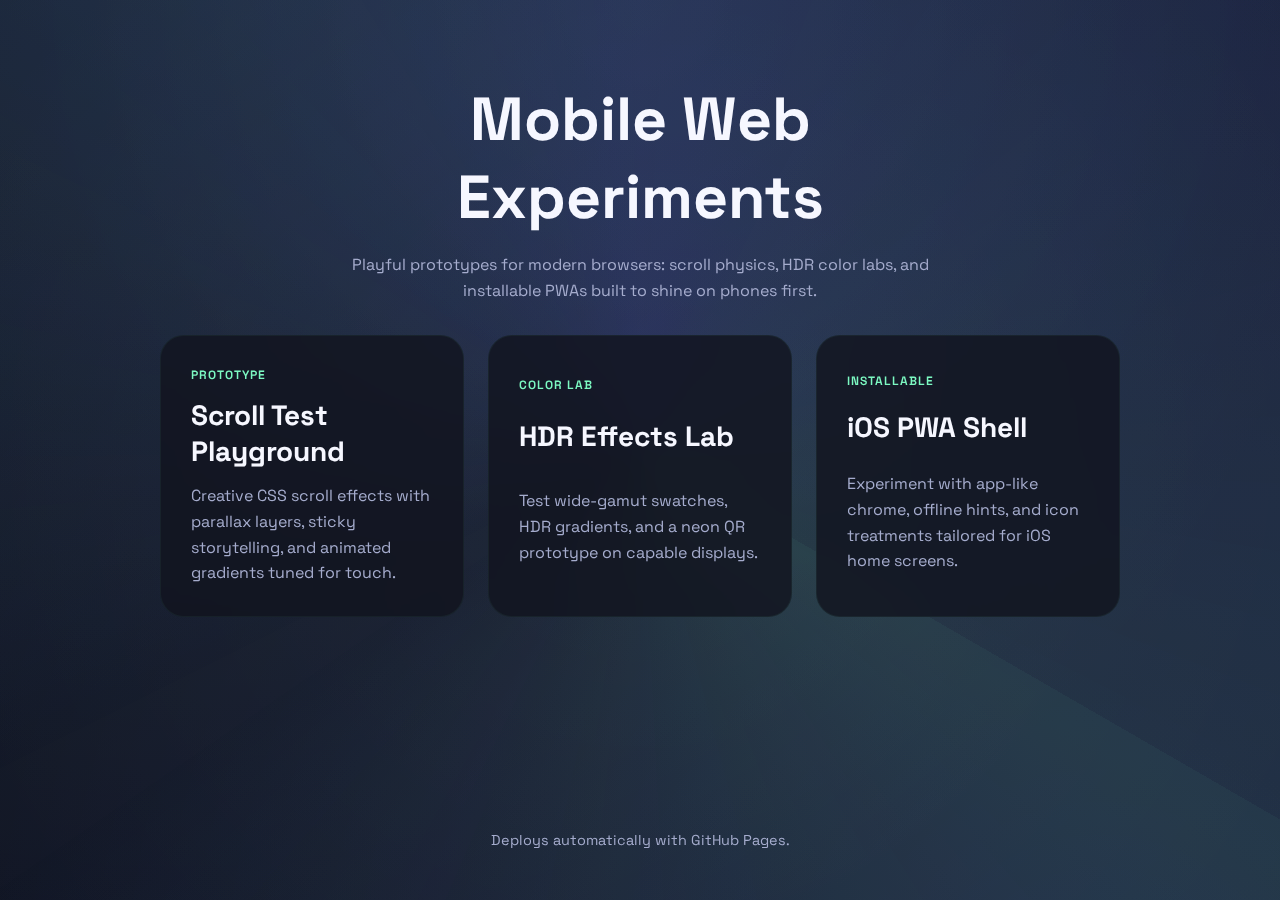
<file: index.html>
<!DOCTYPE html>
<html lang="en">
<head>
  <meta charset="utf-8">
  <meta name="viewport" content="width=device-width, initial-scale=1">
  <title>hybv.github.io Experiments</title>
  <link rel="preconnect" href="https://fonts.googleapis.com">
  <link rel="preconnect" href="https://fonts.gstatic.com" crossorigin>
  <link href="https://fonts.googleapis.com/css2?family=Space+Grotesk:wght@400;600;700&display=swap" rel="stylesheet">
  <style>
    :root {
      color-scheme: dark light;
      --bg: #05060b;
      --bg-alt: #101321;
      --card: rgba(17, 20, 31, 0.82);
      --text: #f6f7ff;
      --muted: #a5accd;
      --accent: #7cf9c2;
    }

    *, *::before, *::after {
      box-sizing: border-box;
    }

    body {
      margin: 0;
      min-height: 100vh;
      font-family: "Space Grotesk", system-ui, -apple-system, BlinkMacSystemFont, "Segoe UI", sans-serif;
      color: var(--text);
      display: flex;
      flex-direction: column;
      align-items: center;
      padding: clamp(3.5rem, 8vw, 5rem) 1.5rem 3rem;
      gap: 2rem;
      background: radial-gradient(circle at top, rgba(124, 249, 194, 0.18), transparent 55%) var(--bg);
      overflow-x: hidden;
      position: relative;
      isolation: isolate;
    }

    body::before,
    body::after {
      content: "";
      position: fixed;
      inset: -40vmax;
      z-index: -2;
      background: conic-gradient(from 120deg, rgba(124, 249, 194, 0.16), rgba(124, 249, 194, 0), rgba(92, 95, 255, 0.2), rgba(124, 249, 194, 0.12));
      animation: drift 18s ease-in-out infinite;
      opacity: 0.9;
      transform: translate3d(0, 0, 0);
    }

    body::after {
      z-index: -3;
      background: radial-gradient(circle, rgba(255, 255, 255, 0.05), transparent 60%),
        radial-gradient(circle at 30% 20%, rgba(124, 249, 194, 0.15), transparent 55%),
        radial-gradient(circle at 70% 80%, rgba(92, 95, 255, 0.2), transparent 65%),
        var(--bg-alt);
      animation: pulse 26s ease-in-out infinite;
      opacity: 0.75;
    }

    @keyframes drift {
      0% {
        transform: rotate(0deg) scale(1.05);
      }
      50% {
        transform: rotate(6deg) scale(1.08);
      }
      100% {
        transform: rotate(-4deg) scale(1.04);
      }
    }

    @keyframes pulse {
      0%, 100% {
        transform: scale(1);
        opacity: 0.7;
      }
      40% {
        transform: scale(1.05) translate3d(0, -1.5%, 0);
        opacity: 0.85;
      }
      70% {
        transform: scale(0.98) translate3d(0, 1%, 0);
        opacity: 0.65;
      }
    }

    header {
      text-align: center;
      max-width: 640px;
      display: grid;
      gap: 1rem;
    }

    h1 {
      margin: 0;
      font-size: clamp(2.5rem, 8vw, 3.8rem);
    }

    p {
      margin: 0;
      line-height: 1.6;
      color: var(--muted);
    }

    .grid {
      display: grid;
      gap: 1.5rem;
      width: min(960px, 100%);
      grid-template-columns: repeat(auto-fit, minmax(220px, 1fr));
    }

    .card {
      padding: clamp(1.4rem, 3vw, 1.9rem);
      border-radius: 24px;
      background: var(--card);
      backdrop-filter: blur(16px);
      border: 1px solid rgba(124, 249, 194, 0.05);
      display: grid;
      gap: 0.9rem;
      text-decoration: none;
      color: inherit;
      transition: transform 0.25s ease, box-shadow 0.25s ease, border-color 0.25s ease;
    }

    .card:hover,
    .card:focus-visible {
      transform: translateY(-6px);
      border-color: rgba(124, 249, 194, 0.3);
      box-shadow: 0 30px 60px rgba(0, 0, 0, 0.45);
    }

    .card span {
      display: inline-flex;
      align-items: center;
      gap: 0.5rem;
      font-weight: 600;
      color: var(--accent);
      letter-spacing: 0.08em;
      text-transform: uppercase;
      font-size: 0.75rem;
    }

    .card h2 {
      margin: 0;
      font-size: clamp(1.35rem, 3vw, 1.75rem);
    }

    footer {
      margin-top: auto;
      color: var(--muted);
      font-size: 0.9rem;
      text-align: center;
    }

    @media (prefers-reduced-motion: reduce) {
      body::before,
      body::after {
        animation: none;
      }

      .card {
        transition: none;
      }
    }
  </style>
</head>
<body>
  <header>
    <h1>Mobile Web Experiments</h1>
    <p>Playful prototypes for modern browsers: scroll physics, HDR color labs, and installable PWAs built to shine on phones first.</p>
  </header>
  <main class="grid" aria-label="Featured experiments">
    <a class="card" href="scrolltest/">
      <span>Prototype</span>
      <h2>Scroll Test Playground</h2>
      <p>Creative CSS scroll effects with parallax layers, sticky storytelling, and animated gradients tuned for touch.</p>
    </a>
    <a class="card" href="hdr-lab/">
      <span>Color Lab</span>
      <h2>HDR Effects Lab</h2>
      <p>Test wide-gamut swatches, HDR gradients, and a neon QR prototype on capable displays.</p>
    </a>
    <a class="card" href="ios-pwa/">
      <span>Installable</span>
      <h2>iOS PWA Shell</h2>
      <p>Experiment with app-like chrome, offline hints, and icon treatments tailored for iOS home screens.</p>
    </a>
  </main>
  <footer>
    <p>Deploys automatically with GitHub Pages.</p>
  </footer>
</body>
</html>
</file>
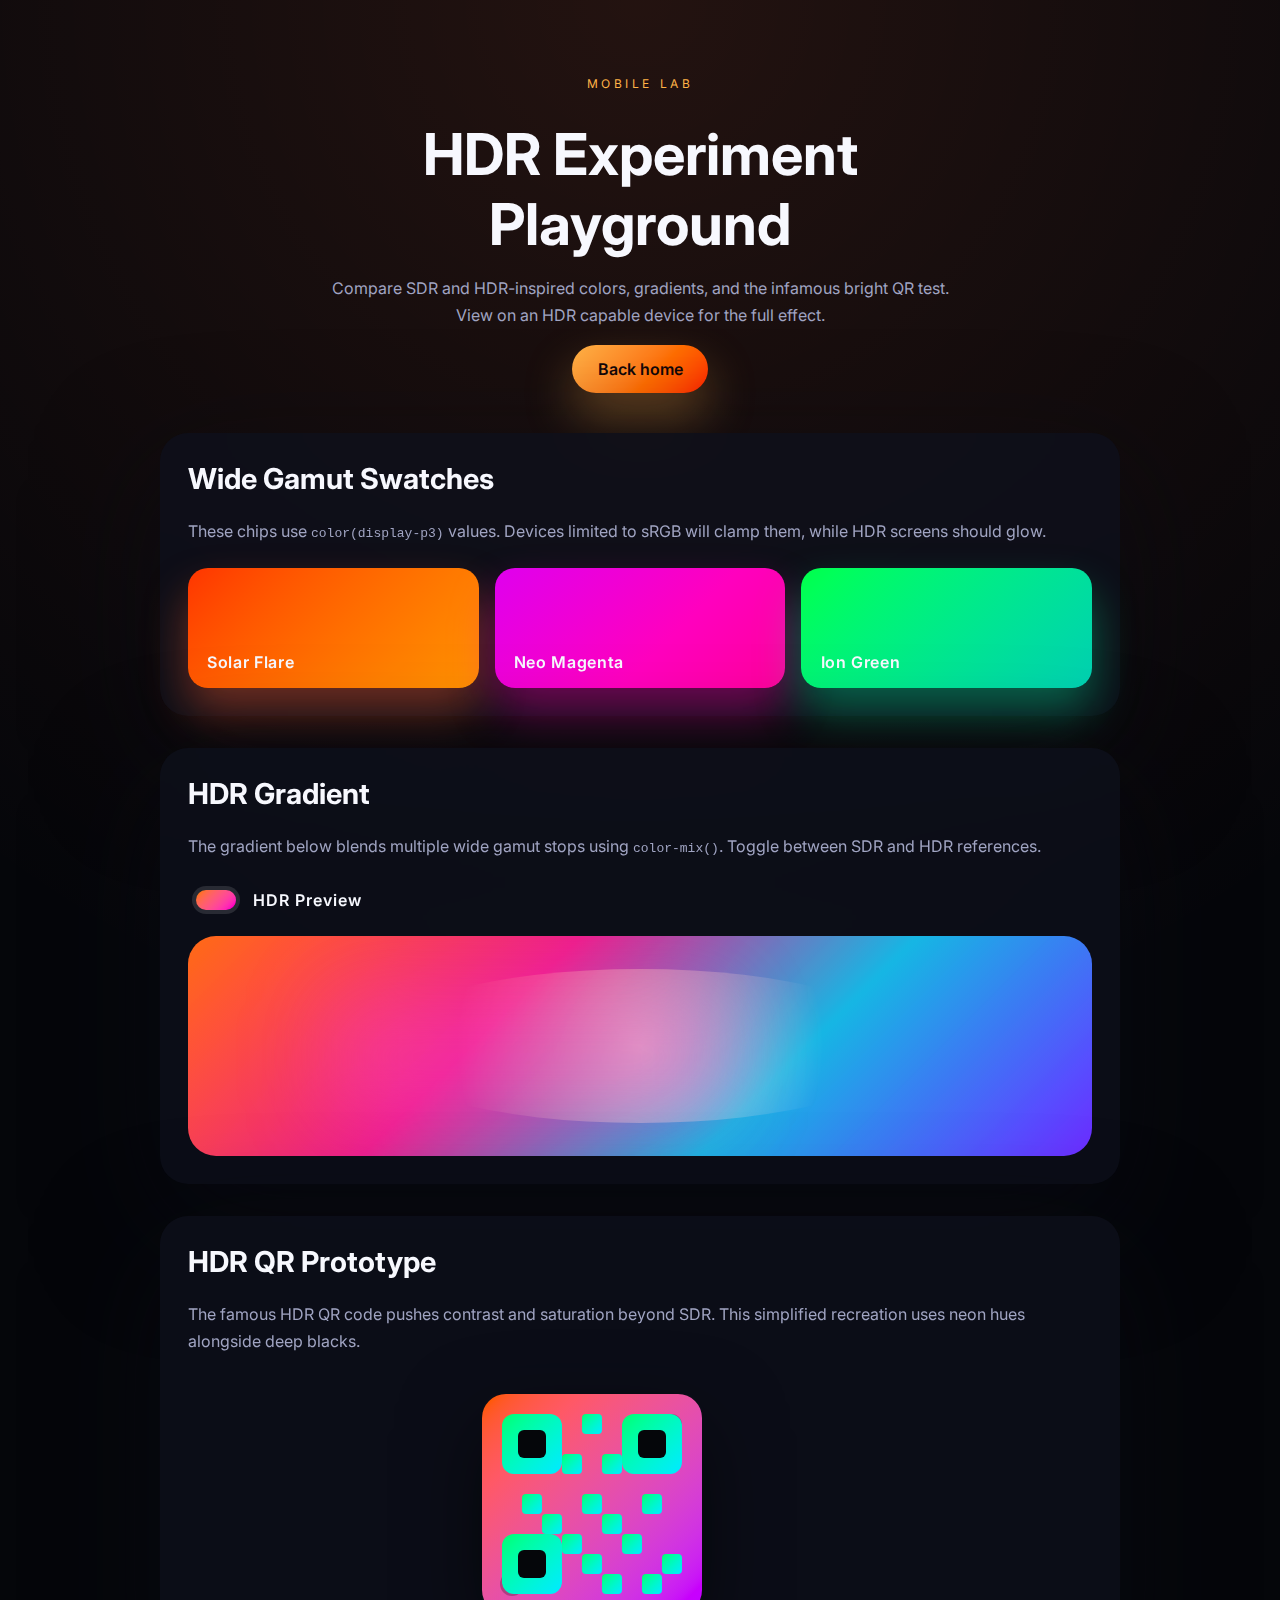
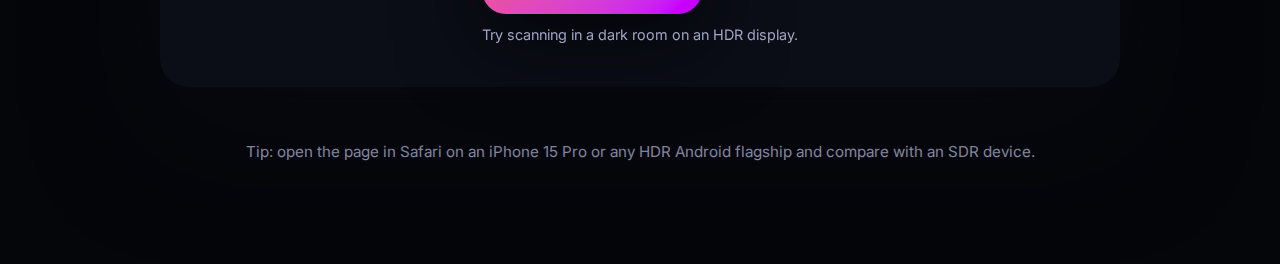
<file: hdr-lab/index.html>
<!DOCTYPE html>
<html lang="en">
<head>
  <meta charset="utf-8">
  <meta name="viewport" content="width=device-width, initial-scale=1">
  <title>HDR Effects Lab</title>
  <meta name="theme-color" content="#05060a">
  <link rel="stylesheet" href="styles.css">
</head>
<body>
  <header class="hero">
    <p class="tag">Mobile Lab</p>
    <h1>HDR Experiment Playground</h1>
    <p class="lede">Compare SDR and HDR-inspired colors, gradients, and the infamous bright QR test. View on an HDR capable device for the full effect.</p>
    <a class="cta" href="../index.html">Back home</a>
  </header>
  <main>
    <section class="card">
      <h2>Wide Gamut Swatches</h2>
      <p>These chips use <code>color(display-p3)</code> values. Devices limited to sRGB will clamp them, while HDR screens should glow.</p>
      <div class="swatches">
        <div class="swatch" data-label="Solar Flare"></div>
        <div class="swatch" data-label="Neo Magenta"></div>
        <div class="swatch" data-label="Ion Green"></div>
      </div>
    </section>
    <section class="card">
      <h2>HDR Gradient</h2>
      <p>The gradient below blends multiple wide gamut stops using <code>color-mix()</code>. Toggle between SDR and HDR references.</p>
      <div class="gradient-panel">
        <label class="toggle">
          <input type="checkbox" id="mode-toggle" aria-label="Toggle HDR preview">
          <span>HDR Preview</span>
        </label>
        <div class="gradient gradient--sdr" aria-hidden="true"></div>
      </div>
    </section>
    <section class="card">
      <h2>HDR QR Prototype</h2>
      <p>The famous HDR QR code pushes contrast and saturation beyond SDR. This simplified recreation uses neon hues alongside deep blacks.</p>
      <figure class="qr">
        <img src="qr.svg" width="220" height="220" alt="Experimental HDR QR code">
        <figcaption>Try scanning in a dark room on an HDR display.</figcaption>
      </figure>
    </section>
  </main>
  <footer>
    <p>Tip: open the page in Safari on an iPhone 15 Pro or any HDR Android flagship and compare with an SDR device.</p>
  </footer>
  <script src="script.js" defer></script>
</body>
</html>
</file>
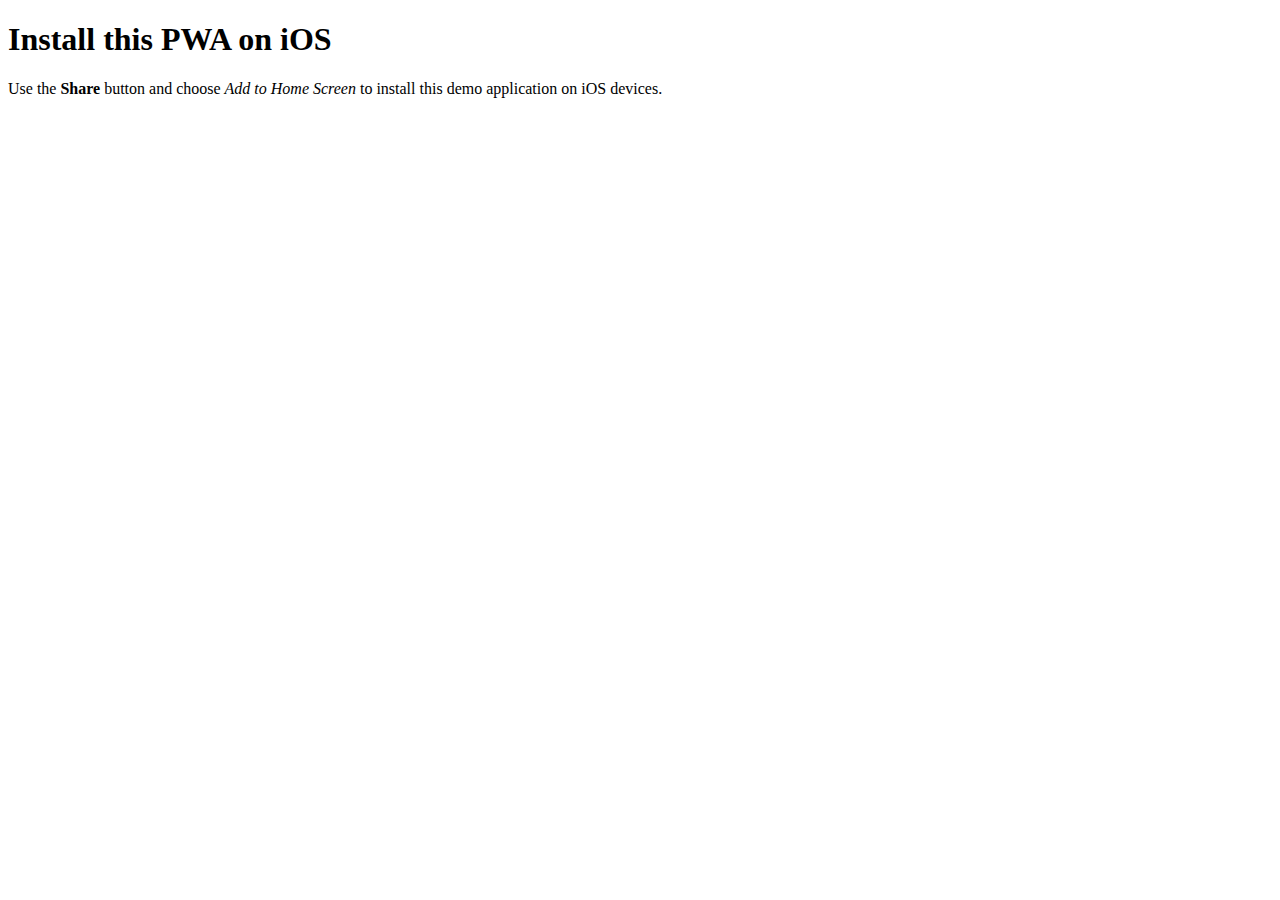
<file: ios-pwa/index.html>
<!DOCTYPE html>
<html lang="en">
  <head>
    <meta charset="utf-8" />
    <meta name="viewport" content="width=device-width,initial-scale=1" />
    <title>iOS PWA Demo</title>
    <meta name="description" content="Progressive Web App demo for iOS." />
    <meta name="theme-color" content="#0d47a1" />
    <link rel="manifest" href="./manifest.webmanifest" />
  </head>
  <body>
    <main>
      <h1>Install this PWA on iOS</h1>
      <p>
        Use the <strong>Share</strong> button and choose <em>Add to Home Screen</em>
        to install this demo application on iOS devices.
      </p>
    </main>
    <script type="module" src="./pwa.js"></script>
  </body>
</html>
</file>
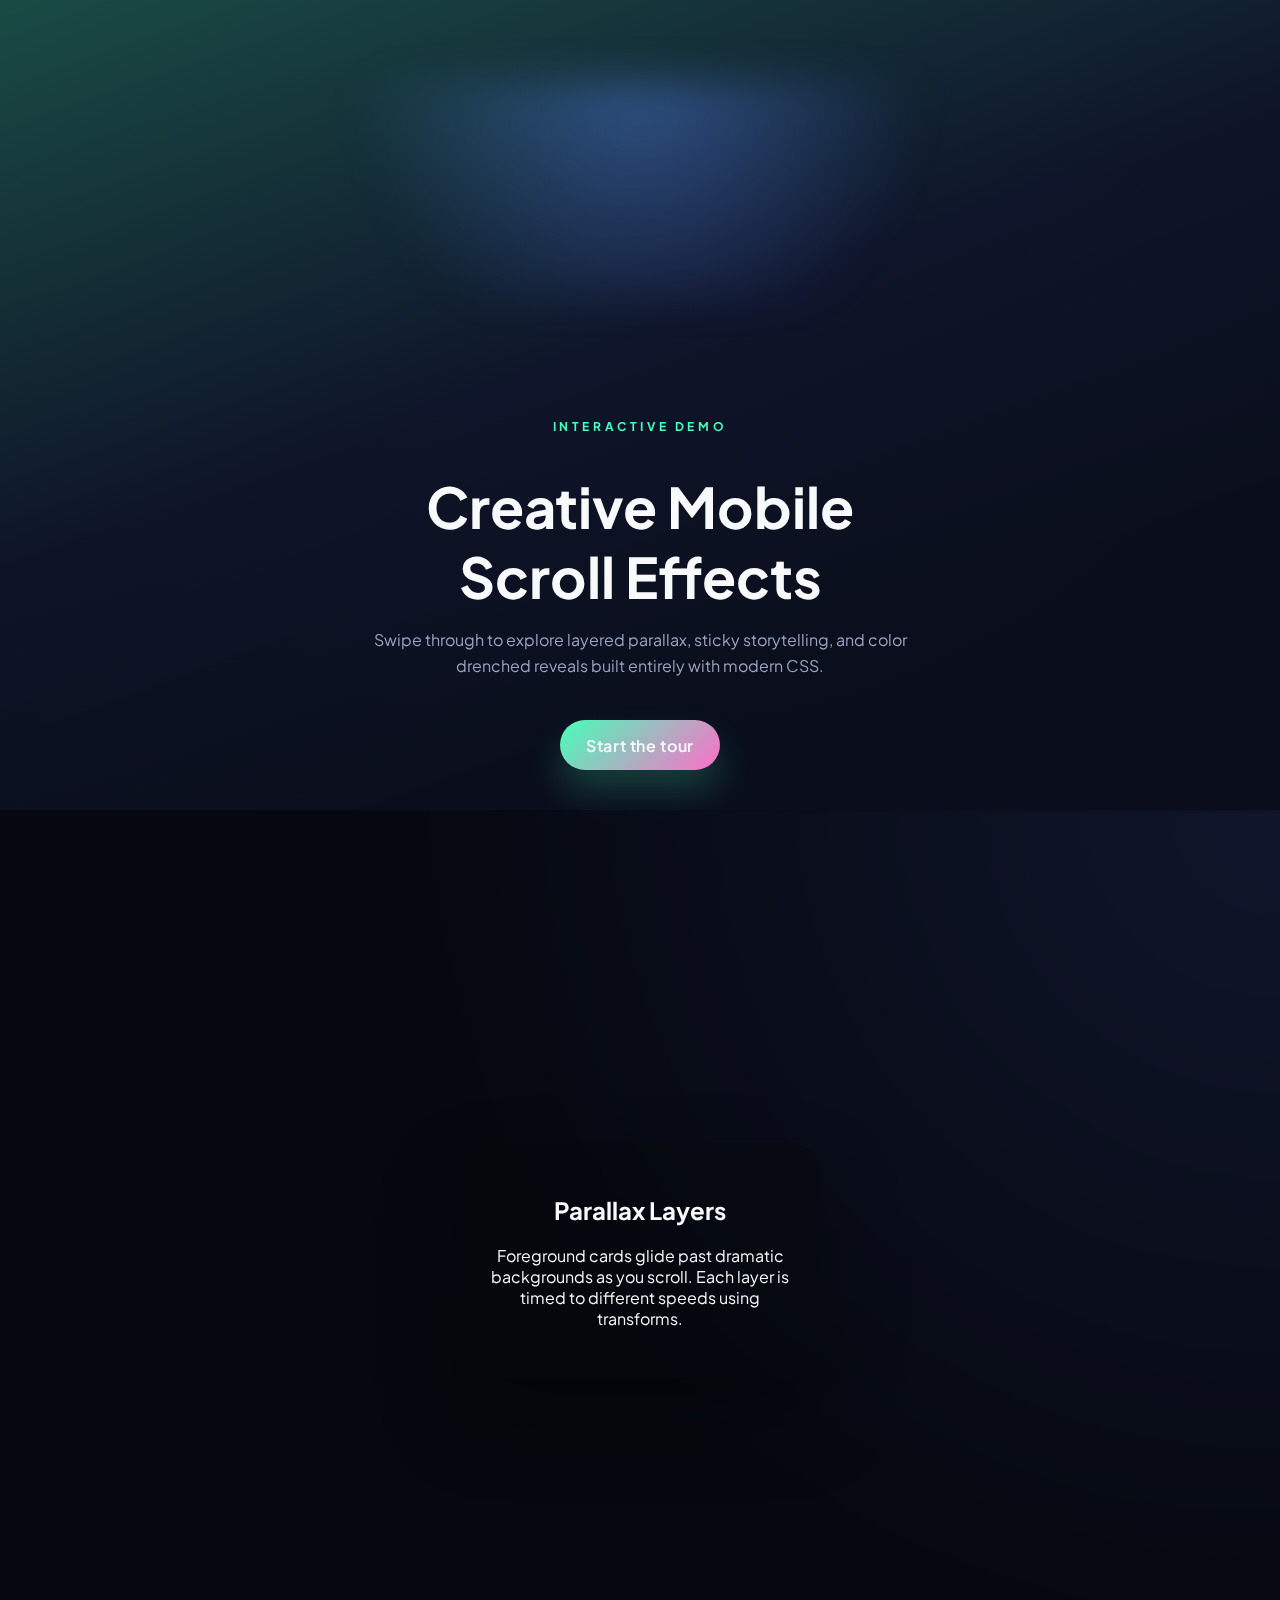
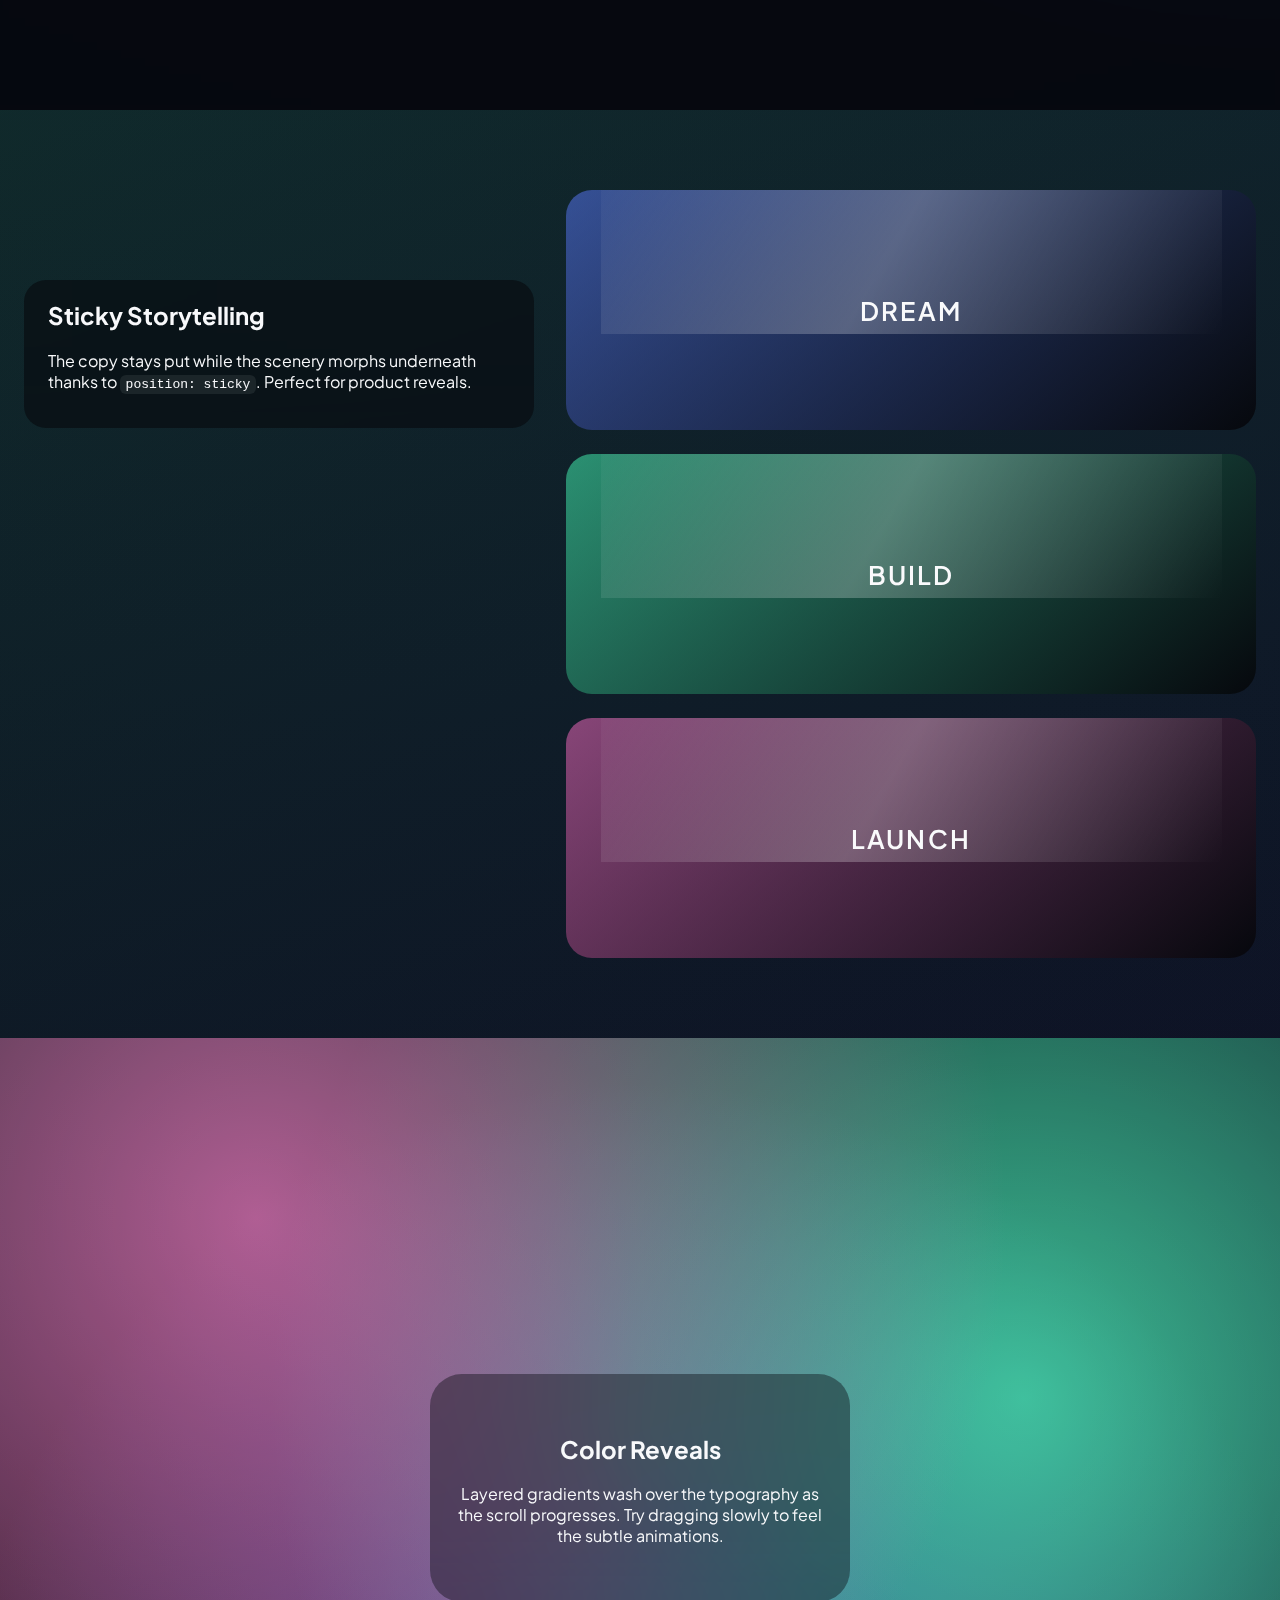
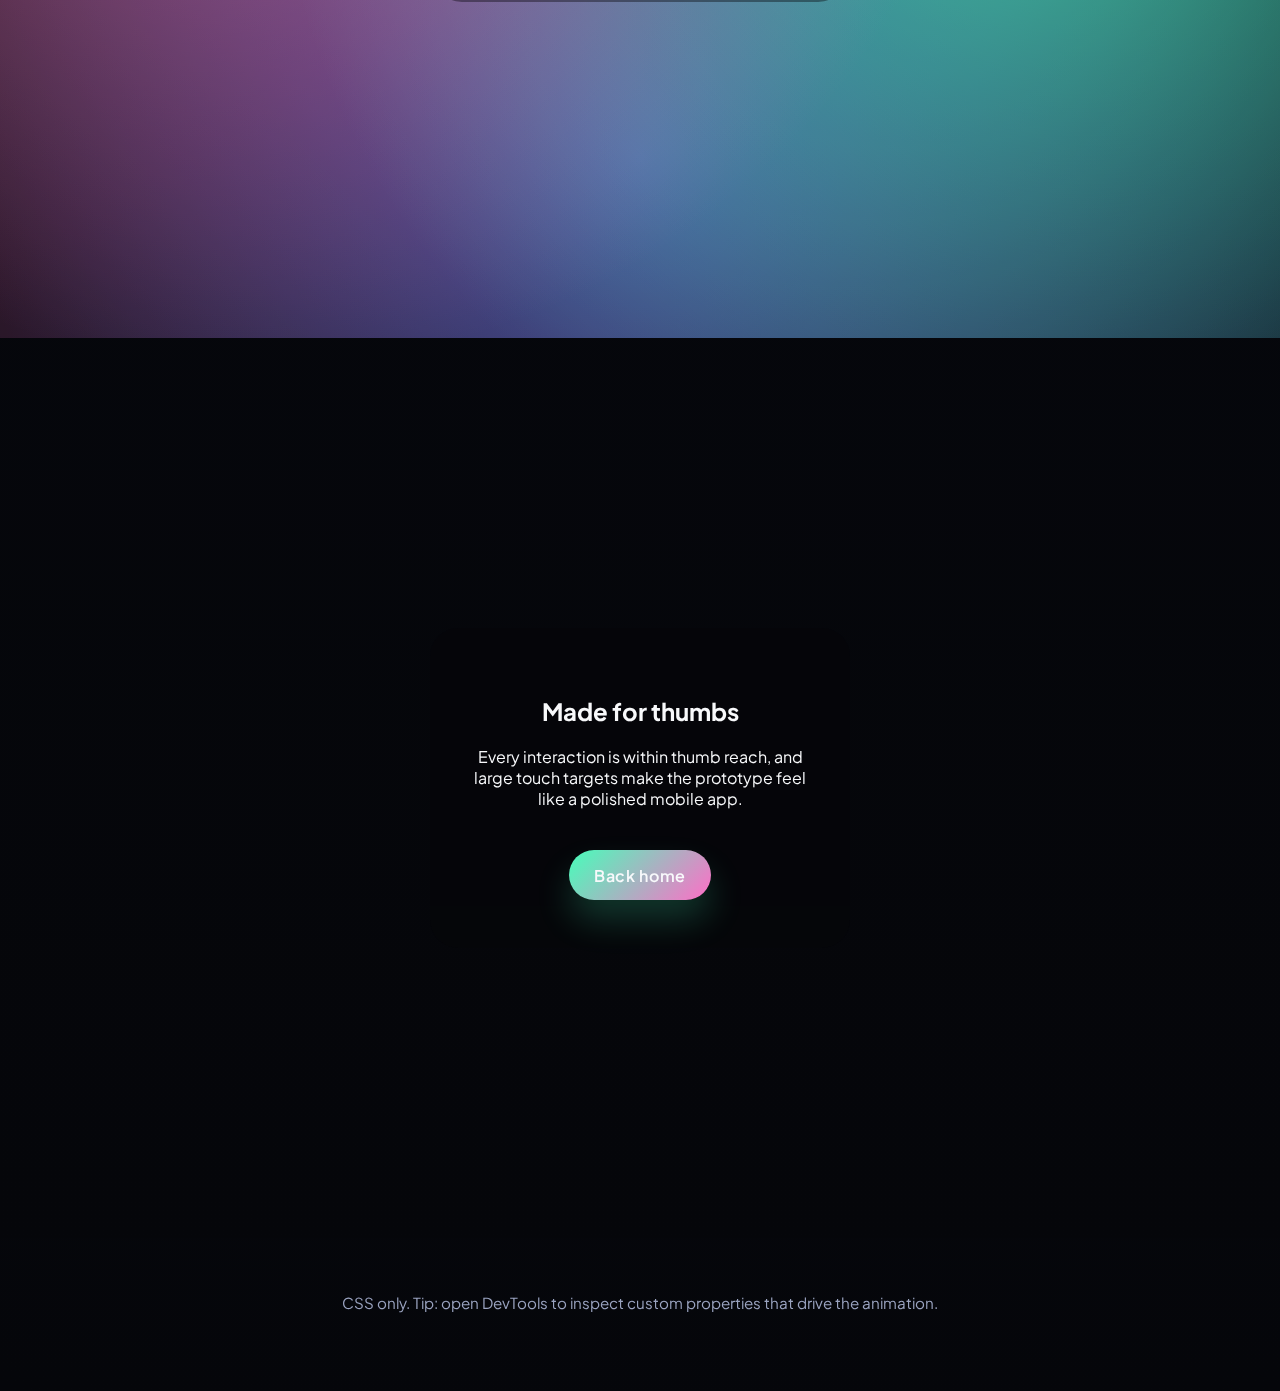
<file: scrolltest/index.html>
<!DOCTYPE html>
<html lang="en">
<head>
  <meta charset="utf-8">
  <meta name="viewport" content="width=device-width, initial-scale=1">
  <title>Scroll Experiments</title>
  <link rel="preconnect" href="https://fonts.googleapis.com">
  <link rel="preconnect" href="https://fonts.gstatic.com" crossorigin>
  <link href="https://fonts.googleapis.com/css2?family=Plus+Jakarta+Sans:wght@400;600;700&display=swap" rel="stylesheet">
  <link rel="stylesheet" href="styles.css">
</head>
<body>
  <div class="progress"></div>
  <header class="hero">
    <div class="hero__content">
      <p class="eyebrow">Interactive Demo</p>
      <h1>Creative Mobile Scroll Effects</h1>
      <p class="lede">Swipe through to explore layered parallax, sticky storytelling, and color drenched reveals built entirely with modern CSS.</p>
      <a class="cta" href="#snap-tour">Start the tour</a>
    </div>
  </header>
  <main id="snap-tour" class="snap">
    <section class="panel panel--parallax">
      <div class="panel__overlay">
        <h2>Parallax Layers</h2>
        <p>Foreground cards glide past dramatic backgrounds as you scroll. Each layer is timed to different speeds using transforms.</p>
      </div>
    </section>
    <section class="panel panel--story">
      <div class="panel__copy">
        <h2>Sticky Storytelling</h2>
        <p>The copy stays put while the scenery morphs underneath thanks to <code>position: sticky</code>. Perfect for product reveals.</p>
      </div>
      <div class="panel__scenes">
        <div class="scene scene--one">Dream</div>
        <div class="scene scene--two">Build</div>
        <div class="scene scene--three">Launch</div>
      </div>
    </section>
    <section class="panel panel--color">
      <div class="panel__content">
        <h2>Color Reveals</h2>
        <p>Layered gradients wash over the typography as the scroll progresses. Try dragging slowly to feel the subtle animations.</p>
      </div>
    </section>
    <section class="panel panel--end">
      <div class="panel__content">
        <h2>Made for thumbs</h2>
        <p>Every interaction is within thumb reach, and large touch targets make the prototype feel like a polished mobile app.</p>
        <a class="cta" href="../index.html">Back home</a>
      </div>
    </section>
  </main>
  <footer class="footer">
    <p>CSS only. Tip: open DevTools to inspect custom properties that drive the animation.</p>
  </footer>
  <script src="script.js" defer></script>
</body>
</html>
</file>
<file: hdr-lab/styles.css>
@import url('https://fonts.googleapis.com/css2?family=Inter:wght@400;600;700&display=swap');

:root {
  color-scheme: dark;
  --bg: #05060a;
  --fg: #f7f8fe;
  --muted: #a0a4c2;
  --accent: #ffb347;
  --shadow: 0 40px 120px rgba(10, 12, 20, 0.6);
}

* {
  box-sizing: border-box;
}

body {
  margin: 0;
  font-family: 'Inter', 'SF Pro Display', -apple-system, BlinkMacSystemFont, 'Segoe UI', sans-serif;
  background: radial-gradient(circle at top, rgba(255, 110, 60, 0.12), transparent 55%), var(--bg);
  color: var(--fg);
  min-height: 100vh;
  display: flex;
  flex-direction: column;
  gap: 2.5rem;
  padding: max(3rem, env(safe-area-inset-top)) 1.25rem 3.5rem;
}

.hero {
  display: grid;
  gap: 1rem;
  text-align: center;
  max-width: 640px;
  margin: 0 auto;
}

.tag {
  font-size: 0.75rem;
  letter-spacing: 0.3em;
  text-transform: uppercase;
  color: var(--accent);
}

h1 {
  font-size: clamp(2.5rem, 8vw, 3.6rem);
  margin: 0;
}

.lede {
  margin: 0;
  color: var(--muted);
  line-height: 1.7;
}

.cta {
  justify-self: center;
  padding: 0.85rem 1.6rem;
  border-radius: 999px;
  background: linear-gradient(135deg, var(--accent), color(display-p3 1 0.24 0));
  color: #120709;
  font-weight: 600;
  text-decoration: none;
  box-shadow: 0 24px 48px rgba(255, 179, 71, 0.35);
}

main {
  display: grid;
  gap: 2rem;
  max-width: 960px;
  margin: 0 auto;
  width: min(100%, 960px);
}

.card {
  padding: 1.75rem;
  border-radius: 28px;
  background: rgba(14, 16, 28, 0.75);
  backdrop-filter: blur(26px);
  box-shadow: var(--shadow);
  display: grid;
  gap: 1.4rem;
}

.card h2 {
  margin: 0;
  font-size: 1.8rem;
}

.card p {
  margin: 0;
  color: var(--muted);
  line-height: 1.7;
}

.swatches {
  display: grid;
  grid-template-columns: repeat(auto-fit, minmax(140px, 1fr));
  gap: 1rem;
}

.swatch {
  position: relative;
  border-radius: 20px;
  height: 120px;
  background: linear-gradient(135deg, color(display-p3 1 0.3 0), color(display-p3 1 0.6 0.1));
  box-shadow: 0 25px 45px rgba(255, 96, 48, 0.4);
}

.swatch:nth-child(2) {
  background: linear-gradient(135deg, color(display-p3 0.8 0 0.9), color(display-p3 1 0.2 0.6));
  box-shadow: 0 25px 45px rgba(255, 0, 170, 0.4);
}

.swatch:nth-child(3) {
  background: linear-gradient(135deg, color(display-p3 0.1 1 0.4), color(display-p3 0.2 0.8 0.7));
  box-shadow: 0 25px 45px rgba(0, 255, 170, 0.35);
}

.swatch::after {
  content: attr(data-label);
  position: absolute;
  inset: auto 1.2rem 1rem 1.2rem;
  font-weight: 600;
  letter-spacing: 0.04em;
}

.gradient-panel {
  display: grid;
  gap: 1.2rem;
}

.toggle {
  display: inline-flex;
  align-items: center;
  gap: 0.65rem;
  font-weight: 600;
  letter-spacing: 0.06em;
}

.toggle input {
  width: 48px;
  height: 28px;
  border-radius: 999px;
  position: relative;
  appearance: none;
  background: rgba(255, 255, 255, 0.12);
  outline: none;
  cursor: pointer;
  transition: background 0.25s ease;
}

.toggle input::after {
  content: '';
  position: absolute;
  inset: 4px;
  border-radius: 999px;
  background: linear-gradient(135deg, color(display-p3 1 0.5 0), color(display-p3 1 0.1 0.8));
  transition: transform 0.25s ease;
}

.toggle input:checked {
  background: rgba(255, 255, 255, 0.3);
}

.toggle input:checked::after {
  transform: translateX(20px);
}

.gradient {
  --stop-1: #ff6b1a;
  --stop-2: #e62089;
  --stop-3: #1cb5e0;
  --stop-4: #6b2cff;
  --glow: rgba(255, 188, 74, 0.75);
  --flare: rgba(246, 72, 196, 0.35);
  border-radius: 28px;
  height: 220px;
  background: linear-gradient(135deg, var(--stop-1), var(--stop-2) 35%, var(--stop-3) 65%, var(--stop-4));
  filter: saturate(1.15);
  position: relative;
  overflow: hidden;
}

.gradient::before {
  content: '';
  position: absolute;
  inset: 15% 20%;
  border-radius: 50%;
  background: radial-gradient(circle, var(--glow), transparent 65%);
  mix-blend-mode: screen;
  opacity: 0.85;
}

.gradient::after {
  content: '';
  position: absolute;
  inset: 25% 40% 15% 15%;
  border-radius: 36px;
  background: var(--flare);
  filter: blur(40px);
}

.gradient--sdr {
  filter: saturate(1.05);
}

.gradient--hdr {
  --stop-1: color(display-p3 1 0.35 0.05);
  --stop-2: color(display-p3 0.95 0 0.55);
  --stop-3: color(display-p3 0.2 0.92 1);
  --stop-4: color(display-p3 0.6 0.2 1);
  --glow: color(display-p3 1 0.8 0.2 / 0.88);
  --flare: color(display-p3 1 0.2 0.75 / 0.55);
  filter: saturate(1.35) brightness(1.05);
}

.qr {
  justify-self: center;
  text-align: center;
  display: grid;
  gap: 0.75rem;
}

.qr img {
  width: min(70vw, 220px);
  height: auto;
  border-radius: 18px;
  box-shadow: 0 30px 80px rgba(0, 0, 0, 0.55);
}

figcaption {
  font-size: 0.9rem;
  color: var(--muted);
}

footer {
  text-align: center;
  color: var(--muted);
  font-size: 0.95rem;
  margin-bottom: 1rem;
}

@supports not (color: color(display-p3 1 0 0)) {
  body::after {
    content: 'Your display does not support wide-gamut colors. Expect more muted hues.';
    position: fixed;
    inset: auto 0 0 0;
    background: rgba(0, 0, 0, 0.8);
    color: #fff;
    padding: 0.75rem 1.25rem;
    text-align: center;
    font-size: 0.85rem;
  }
}

@media (min-width: 768px) {
  body {
    padding: max(4rem, env(safe-area-inset-top)) 2.5rem 4.5rem;
  }
}
</file>
<file: scrolltest/styles.css>
:root {
  --bg: #05060a;
  --accent: #46ffba;
  --accent-2: #5b7bff;
  --accent-3: #ff6ec7;
  --text: #f8f9fb;
  --muted: #9aa3c0;
  --scroll-progress: 0%;
}

* {
  box-sizing: border-box;
}

body {
  margin: 0;
  font-family: "Plus Jakarta Sans", system-ui, -apple-system, BlinkMacSystemFont, "Segoe UI", sans-serif;
  background: radial-gradient(circle at top, #0b1020, var(--bg));
  color: var(--text);
  min-height: 100vh;
  overflow-x: hidden;
}

a {
  color: inherit;
}

.progress {
  position: fixed;
  inset: 0 0 auto 0;
  height: 4px;
  background: linear-gradient(90deg, var(--accent), var(--accent-3));
  transform-origin: left;
  transform: scaleX(calc(var(--scroll-progress) / 100));
  z-index: 1000;
}

.hero {
  position: relative;
  min-height: 90vh;
  padding: 3.5rem 1.25rem 2.5rem;
  display: flex;
  align-items: flex-end;
  justify-content: center;
  text-align: center;
  background: linear-gradient(160deg, rgba(70, 255, 186, 0.25), rgba(91, 123, 255, 0.05) 45%, transparent 75%);
}

.hero::before {
  content: "";
  position: absolute;
  inset: 10% 20% auto;
  height: 220px;
  background: radial-gradient(circle at top, rgba(91, 123, 255, 0.4), transparent 65%);
  filter: blur(20px);
  z-index: -1;
}

.hero__content {
  max-width: 540px;
}

.eyebrow {
  text-transform: uppercase;
  letter-spacing: 0.3em;
  color: var(--accent);
  font-weight: 700;
  font-size: 0.75rem;
}

h1 {
  font-size: clamp(2.4rem, 9vw, 3.5rem);
  margin-bottom: 0.75rem;
}

.lede {
  color: var(--muted);
  line-height: 1.6;
}

.cta {
  display: inline-flex;
  margin-top: 1.6rem;
  padding: 0.9rem 1.6rem;
  border-radius: 999px;
  background: linear-gradient(135deg, var(--accent), var(--accent-3));
  font-weight: 600;
  text-decoration: none;
  letter-spacing: 0.04em;
  transition: transform 0.3s ease, box-shadow 0.3s ease;
  box-shadow: 0 20px 35px rgba(70, 255, 186, 0.2);
}

.cta:active {
  transform: scale(0.97);
}

.snap {
  scroll-snap-type: y mandatory;
}

.panel {
  position: relative;
  min-height: 100vh;
  padding: clamp(3rem, 8vw, 5rem) 1.5rem;
  display: grid;
  align-items: center;
  scroll-snap-align: start;
  overflow: hidden;
}

.panel--parallax {
  --bg-overlay: rgba(5, 6, 10, 0.65);
  background:
    radial-gradient(circle at top right, rgba(91, 123, 255, 0.35), transparent 55%),
    url('https://images.unsplash.com/photo-1523475472560-d2df97ec485c?auto=format&fit=crop&w=900&q=60') center / cover fixed;
}

.panel--parallax::after {
  content: "";
  position: absolute;
  inset: 0;
  background: var(--bg-overlay);
  backdrop-filter: blur(2px);
}

.panel__overlay {
  position: relative;
  max-width: 360px;
  margin-inline: auto;
  text-align: center;
  z-index: 1;
  padding: 2rem 1.5rem;
  border-radius: 28px;
  background: rgba(5, 6, 10, 0.45);
  box-shadow: 0 40px 80px rgba(0, 0, 0, 0.35);
}

.panel--story {
  grid-template-columns: minmax(0, 1fr);
  background: linear-gradient(160deg, rgba(70, 255, 186, 0.12), rgba(91, 123, 255, 0.08));
}

.panel__copy {
  position: sticky;
  top: 10vh;
  align-self: start;
  padding: 1.25rem 1.5rem;
  backdrop-filter: blur(18px);
  background: rgba(5, 6, 10, 0.55);
  border-radius: 22px;
  margin-bottom: 1.5rem;
}

.panel__copy h2 {
  margin-top: 0;
}

.panel__scenes {
  display: grid;
  gap: 1rem;
}

.scene {
  height: clamp(160px, 45vh, 240px);
  border-radius: 26px;
  display: grid;
  place-items: center;
  font-weight: 600;
  font-size: 1.6rem;
  letter-spacing: 0.08em;
  text-transform: uppercase;
  background: rgba(5, 6, 10, 0.6);
  position: relative;
  overflow: hidden;
}

.scene::before {
  content: "";
  position: absolute;
  inset: -40% 5% 40%;
  background: linear-gradient(120deg, transparent, rgba(255, 255, 255, 0.25), transparent);
  transform: translateY(calc(var(--scroll-progress) * 1%));
}

.scene--one {
  background: linear-gradient(140deg, rgba(91, 123, 255, 0.5), rgba(5, 6, 10, 0.9));
}

.scene--two {
  background: linear-gradient(140deg, rgba(70, 255, 186, 0.5), rgba(5, 6, 10, 0.9));
}

.scene--three {
  background: linear-gradient(140deg, rgba(255, 110, 199, 0.5), rgba(5, 6, 10, 0.9));
}

.panel--color {
  background: radial-gradient(circle at 20% 20%, rgba(255, 110, 199, 0.65), transparent 60%),
    radial-gradient(circle at 80% 40%, rgba(70, 255, 186, 0.7), transparent 65%),
    radial-gradient(circle at 50% 80%, rgba(91, 123, 255, 0.55), transparent 70%),
    #05060a;
}

.panel--color::before {
  content: "";
  position: absolute;
  inset: 0;
  background: conic-gradient(from calc(var(--scroll-progress) * 3.6deg), rgba(70, 255, 186, 0.15), rgba(91, 123, 255, 0.15), rgba(255, 110, 199, 0.15), rgba(70, 255, 186, 0.15));
  mix-blend-mode: screen;
  animation: swirl 18s linear infinite;
}

@keyframes swirl {
  to {
    transform: rotate(360deg);
  }
}

.panel--color .panel__content {
  position: relative;
  max-width: 420px;
  margin-inline: auto;
  text-align: center;
  padding: 2.5rem 1.75rem;
  backdrop-filter: blur(28px);
  background: rgba(5, 6, 10, 0.4);
  border-radius: 32px;
}

.panel--end {
  background: linear-gradient(180deg, rgba(5, 6, 10, 0.7), rgba(5, 6, 10, 0.95)), url('https://images.unsplash.com/photo-1522199990976-83d6d87825a2?auto=format&fit=crop&w=900&q=60') center / cover fixed;
}

.panel--end .panel__content {
  position: relative;
  z-index: 1;
  max-width: 420px;
  margin-inline: auto;
  text-align: center;
  padding: 3rem 2rem;
  border-radius: 28px;
  background: rgba(5, 6, 10, 0.55);
  backdrop-filter: blur(18px);
}

.footer {
  padding: 2.5rem 1.5rem 4rem;
  text-align: center;
  color: var(--muted);
  font-size: 0.95rem;
}

code {
  background: rgba(248, 249, 251, 0.08);
  padding: 0.1rem 0.35rem;
  border-radius: 6px;
}

@media (min-width: 768px) {
  .panel--story {
    grid-template-columns: 0.85fr 1.15fr;
    gap: 2rem;
  }

  .panel__scenes {
    gap: 1.5rem;
  }
}
</file>
